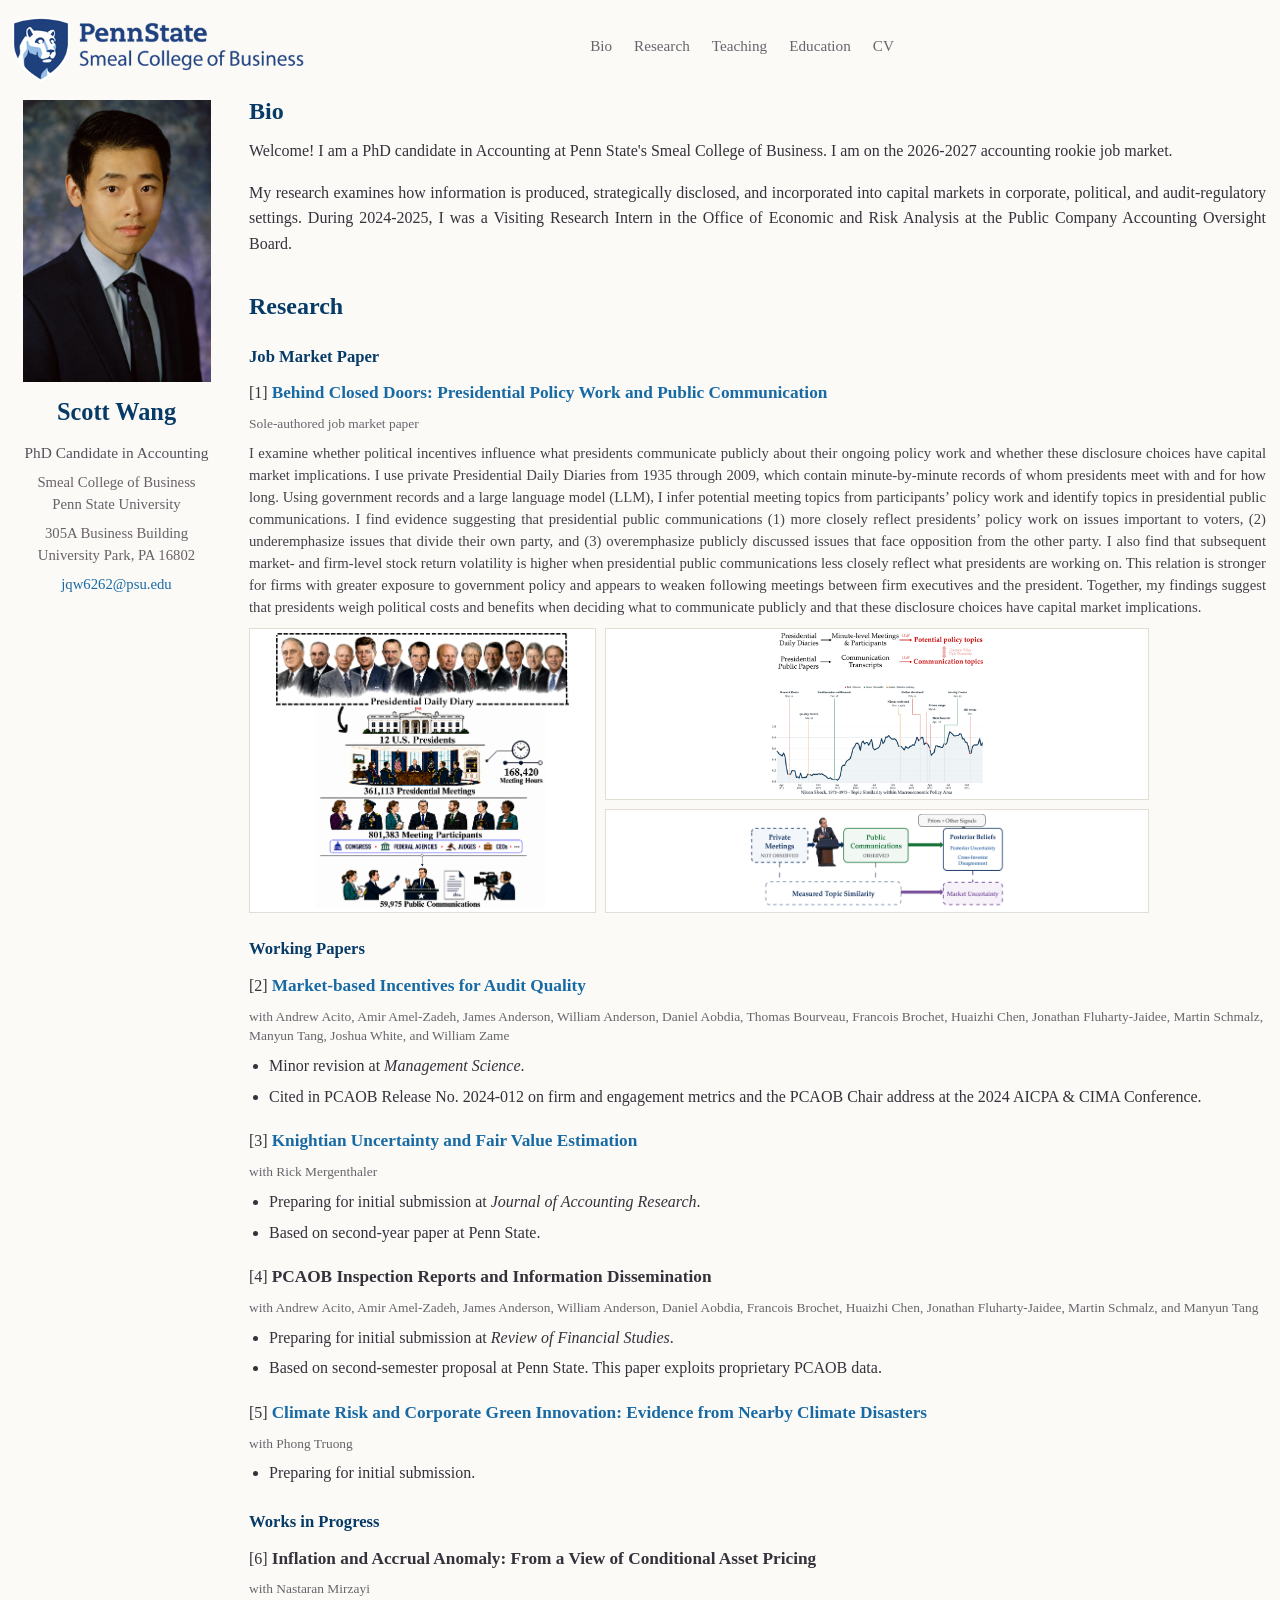
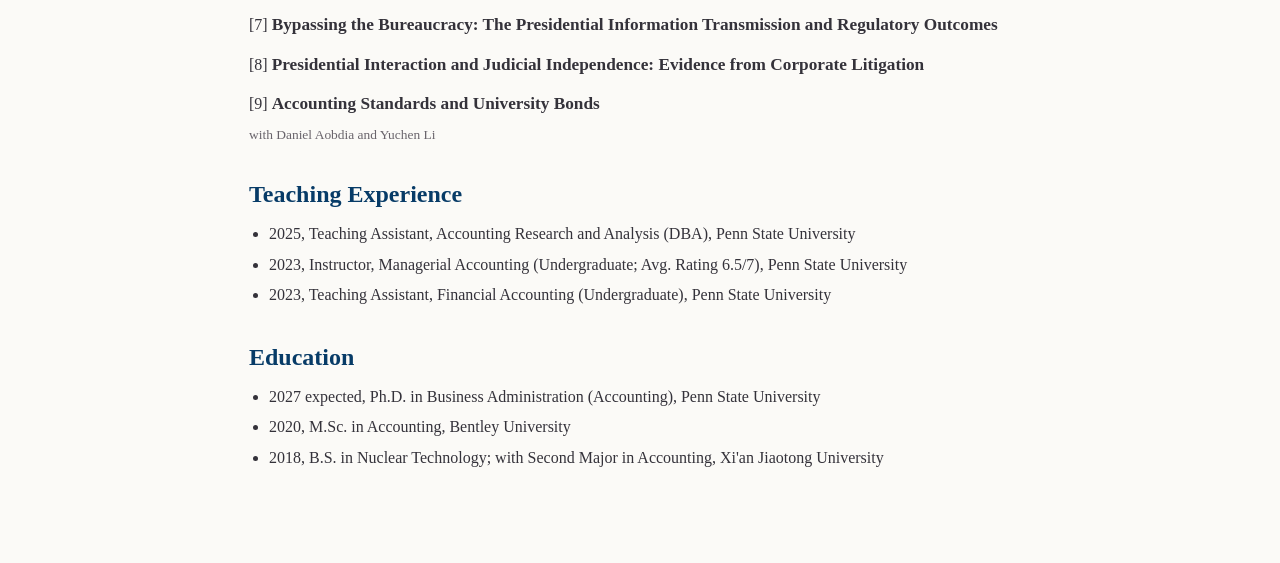
<file: index.html>
<!doctype html>
<html lang="en">
<head>
  <meta charset="utf-8">
  <meta name="viewport" content="width=device-width, initial-scale=1">
  <meta name="description" content="Scott Jinzhiyang Wang, PhD candidate in accounting at Penn State University.">
  <title>Scott Jinzhiyang Wang</title>
  <link rel="stylesheet" href="styles.css?v=14">
  <script async src="https://www.googletagmanager.com/gtag/js?id=G-NM6C3LH2P6"></script>
  <script>
    window.dataLayer = window.dataLayer || [];
    function gtag(){dataLayer.push(arguments);}
    gtag('js', new Date());
    gtag('config', 'G-NM6C3LH2P6');
  </script>
</head>
<body>
  <header class="site-header" id="top">
    <a class="smeal-mark" href="https://www.smeal.psu.edu/" target="_blank" rel="noopener" aria-label="Penn State Smeal College of Business">
      <img src="assets/smeal-logo.png" alt="Penn State Smeal College of Business">
    </a>
    <nav aria-label="Primary navigation">
      <a href="#bio">Bio</a>
      <a href="#research">Research</a>
      <a href="#teaching">Teaching</a>
      <a href="#education">Education</a>
      <a href="assets/Scott_Jinzhiyang_Wang_CV.pdf" target="_blank" rel="noopener">CV</a>
    </nav>
  </header>

  <main class="page-layout">
    <aside class="profile">
      <img class="portrait" src="assets/profile.jpg?v=13" alt="Scott Jinzhiyang Wang">
      <h1>Scott Wang</h1>
      <p class="title">PhD Candidate in Accounting</p>
      <p>Smeal College of Business<br>Penn State University</p>
      <p>305A Business Building<br>University Park, PA 16802</p>
      <p><a href="mailto:jqw6262@psu.edu">jqw6262@psu.edu</a></p>
    </aside>

    <div class="content">
      <section id="bio">
        <h2>Bio</h2>
        <p>
          Welcome! I am a PhD candidate in Accounting at Penn State's Smeal
          College of Business. I am on the 2026-2027 accounting rookie job
          market.
        </p>
        <p>
          My research examines how information is produced, strategically
          disclosed, and incorporated into capital markets in corporate,
          political, and audit-regulatory settings. During 2024-2025, I was a
          Visiting Research Intern in the Office of Economic and Risk Analysis
          at the Public Company Accounting Oversight Board.
        </p>
      </section>

      <section id="research">
        <h2>Research</h2>

        <h3>Job Market Paper</h3>
        <article class="paper">
          <p>
            [1] <a class="paper-title" href="papers/Paper%201.pdf" target="_blank" rel="noopener">Behind Closed Doors: Presidential Policy Work and Public Communication</a>
          </p>
          <p class="paper-meta">Sole-authored job market paper</p>
          <div class="jmp-body">
            <p class="abstract">
              I examine whether political incentives influence what presidents
              communicate publicly about their ongoing policy work and whether
              these disclosure choices have capital market implications. I use
              private Presidential Daily Diaries from 1935 through 2009, which
              contain minute-by-minute records of whom presidents meet with and
              for how long. Using government records and a large language model
              (LLM), I infer potential meeting topics from participants&rsquo;
              policy work and identify topics in presidential public
              communications. I find evidence suggesting that presidential
              public communications (1) more closely reflect presidents&rsquo;
              policy work on issues important to voters, (2) underemphasize
              issues that divide their own party, and (3) overemphasize publicly
              discussed issues that face opposition from the other party. I
              also find that subsequent market- and firm-level stock return
              volatility is higher when presidential public communications less
              closely reflect what presidents are working on. This relation is
              stronger for firms with greater exposure to government policy and
              appears to weaken following meetings between firm executives and
              the president. Together, my findings suggest that presidents
              weigh political costs and benefits when deciding what to
              communicate publicly and that these disclosure choices have
              capital market implications.
            </p>
            <div class="jmp-figures" aria-label="Job market paper figures">
              <a href="assets/jmp-figure-1.png" target="_blank" rel="noopener">
                <img src="assets/jmp-figure-1.png" alt="Overview of Presidential Daily Diary data and public communications">
              </a>
              <a href="assets/jmp-figure-2.png" target="_blank" rel="noopener">
                <img src="assets/jmp-figure-2.png" alt="LLM-assisted topic measurement and Nixon shock timeline">
              </a>
              <a href="assets/jmp-figure-3.png" target="_blank" rel="noopener">
                <img src="assets/jmp-figure-3.png" alt="Private meetings, public communications, and market uncertainty research design">
              </a>
            </div>
          </div>
        </article>

        <h3>Working Papers</h3>
        <article class="paper">
          <p>
            [2] <a class="paper-title" href="papers/Paper%202.pdf" target="_blank" rel="noopener">Market-based Incentives for Audit Quality</a>
          </p>
          <p class="coauthors">with Andrew Acito, Amir Amel-Zadeh, James Anderson, William Anderson, Daniel Aobdia, Thomas Bourveau, Francois Brochet, Huaizhi Chen, Jonathan Fluharty-Jaidee, Martin Schmalz, Manyun Tang, Joshua White, and William Zame</p>
          <ul>
            <li>Minor revision at <em>Management Science</em>.</li>
            <li>Cited in PCAOB Release No. 2024-012 on firm and engagement metrics and the PCAOB Chair address at the 2024 AICPA & CIMA Conference.</li>
          </ul>
        </article>

        <article class="paper">
          <p>
            [3] <a class="paper-title" href="papers/Paper%203.pdf" target="_blank" rel="noopener">Knightian Uncertainty and Fair Value Estimation</a>
          </p>
          <p class="coauthors">with Rick Mergenthaler</p>
          <ul>
            <li>Preparing for initial submission at <em>Journal of Accounting Research</em>.</li>
            <li>Based on second-year paper at Penn State.</li>
          </ul>
        </article>

        <article class="paper">
          <p>
            [4] <span class="paper-title">PCAOB Inspection Reports and Information Dissemination</span>
          </p>
          <p class="coauthors">with Andrew Acito, Amir Amel-Zadeh, James Anderson, William Anderson, Daniel Aobdia, Francois Brochet, Huaizhi Chen, Jonathan Fluharty-Jaidee, Martin Schmalz, and Manyun Tang</p>
          <ul>
            <li>Preparing for initial submission at <em>Review of Financial Studies</em>.</li>
            <li>Based on second-semester proposal at Penn State. This paper exploits proprietary PCAOB data.</li>
          </ul>
        </article>

        <article class="paper">
          <p>
            [5] <a class="paper-title" href="papers/Paper%205.pdf" target="_blank" rel="noopener">Climate Risk and Corporate Green Innovation: Evidence from Nearby Climate Disasters</a>
          </p>
          <p class="coauthors">with Phong Truong</p>
          <ul>
            <li>Preparing for initial submission.</li>
          </ul>
        </article>

        <h3>Works in Progress</h3>
        <article class="paper compact">
          <p>[6] <span class="paper-title">Inflation and Accrual Anomaly: From a View of Conditional Asset Pricing</span></p>
          <p class="coauthors">with Nastaran Mirzayi</p>
        </article>
        <article class="paper compact">
          <p>[7] <span class="paper-title">Bypassing the Bureaucracy: The Presidential Information Transmission and Regulatory Outcomes</span></p>
        </article>
        <article class="paper compact">
          <p>[8] <span class="paper-title">Presidential Interaction and Judicial Independence: Evidence from Corporate Litigation</span></p>
        </article>
        <article class="paper compact">
          <p>[9] <span class="paper-title">Accounting Standards and University Bonds</span></p>
          <p class="coauthors">with Daniel Aobdia and Yuchen Li</p>
        </article>
      </section>

      <section id="teaching">
        <h2>Teaching Experience</h2>
        <ul>
          <li>2025, Teaching Assistant, Accounting Research and Analysis (DBA), Penn State University</li>
          <li>2023, Instructor, Managerial Accounting (Undergraduate; Avg. Rating 6.5/7), Penn State University</li>
          <li>2023, Teaching Assistant, Financial Accounting (Undergraduate), Penn State University</li>
        </ul>
      </section>

      <section id="education">
        <h2>Education</h2>
        <ul>
          <li>2027 expected, Ph.D. in Business Administration (Accounting), Penn State University</li>
          <li>2020, M.Sc. in Accounting, Bentley University</li>
          <li>2018, B.S. in Nuclear Technology; with Second Major in Accounting, Xi'an Jiaotong University</li>
        </ul>
      </section>
    </div>
  </main>
</body>
</html>
</file>
<file: styles.css>
:root {
  --psu-blue: #1e407c;
  --heading-blue: #073b67;
  --link-blue: #186aa5;
  --text: #34323a;
  --muted: #69646b;
  --line: #e3ded5;
  --page-bg: #fbfaf7;
}

* {
  box-sizing: border-box;
}

html {
  scroll-behavior: smooth;
}

body {
  margin: 0;
  color: var(--text);
  background: var(--page-bg);
  font-family: "Palatino Linotype", Palatino, "STIX Two Text", "STIX Two Math", Georgia, "Times New Roman", serif;
  font-size: 16px;
  line-height: 1.6;
}

a {
  color: var(--link-blue);
  text-decoration: none;
}

a:hover {
  text-decoration: underline;
}

.site-header {
  display: grid;
  grid-template-columns: 320px minmax(0, 1fr) 200px;
  align-items: center;
  width: min(1380px, calc(100% - 18px));
  margin: 0 auto;
  padding: 10px 0 6px;
}

.smeal-mark {
  justify-self: start;
  display: inline-flex;
  align-items: center;
  width: 304px;
}

.smeal-mark img {
  display: block;
  width: 100%;
  height: auto;
}

.site-header nav {
  display: flex;
  flex-wrap: wrap;
  justify-content: center;
  gap: 8px 22px;
  font-family: "Palatino Linotype", Palatino, "STIX Two Text", Georgia, serif;
  font-size: 0.95rem;
  transform: translateX(42px);
}

.site-header nav a {
  color: var(--muted);
}

.page-layout {
  display: grid;
  grid-template-columns: 205px minmax(0, 1120px);
  gap: 30px;
  width: min(1400px, calc(100% - 28px));
  margin: 0 auto;
  padding: 8px 0 58px;
}

.profile {
  padding-top: 4px;
  text-align: center;
}

.portrait {
  display: block;
  width: 188px;
  max-width: 100%;
  margin: 0 auto 16px;
  height: auto;
}

h1,
h2,
h3,
p {
  margin-top: 0;
}

h1 {
  margin-bottom: 14px;
  color: var(--heading-blue);
  font-size: 1.52rem;
  font-weight: 700;
  line-height: 1.18;
  white-space: nowrap;
}

.profile p {
  margin-bottom: 7px;
  color: #686168;
  font-size: 0.92rem;
  line-height: 1.5;
}

.profile .title {
  color: #56515a;
  font-size: 0.96rem;
}

.content {
  min-width: 0;
}

section {
  scroll-margin-top: 20px;
  margin-bottom: 34px;
}

h2 {
  margin-bottom: 12px;
  color: var(--heading-blue);
  font-size: 1.5rem;
  font-weight: 700;
  line-height: 1.25;
}

h3 {
  margin: 23px 0 9px;
  color: var(--heading-blue);
  font-family: "Palatino Linotype", Palatino, "STIX Two Text", Georgia, serif;
  font-size: 1.04rem;
  font-weight: 700;
}

p {
  margin-bottom: 16px;
}

ul {
  margin: 4px 0 16px 20px;
  padding: 0;
}

li {
  margin-bottom: 5px;
}

.paper {
  margin-bottom: 18px;
}

.paper.compact {
  margin-bottom: 12px;
}

.paper p {
  margin-bottom: 7px;
}

.paper-title {
  font-size: 1.08rem;
  font-weight: 700;
}

.paper-meta,
.coauthors {
  color: var(--muted);
  font-size: 0.84rem;
  line-height: 1.48;
}

.abstract {
  margin-top: 8px;
  color: #454149;
  font-size: 0.92rem;
  line-height: 1.5;
}

#bio p,
.abstract {
  text-align: justify;
  text-justify: inter-word;
}

.jmp-figures {
  display: grid;
  grid-template-columns: minmax(300px, 0.78fr) minmax(360px, 1.22fr);
  grid-template-rows: 1.65fr 1fr;
  gap: 9px;
  width: min(900px, 100%);
  height: clamp(285px, 20vw, 330px);
  margin-top: 10px;
}

.jmp-figures a:first-child {
  grid-row: 1 / -1;
}

.jmp-figures a {
  display: flex;
  align-items: center;
  justify-content: center;
  min-width: 0;
  height: 100%;
  padding: 4px;
  overflow: hidden;
  background: #fff;
  border: 1px solid var(--line);
}

.jmp-figures img {
  display: block;
  width: 100%;
  height: 100%;
  object-fit: contain;
}

@media (max-width: 820px) {
  .site-header {
    grid-template-columns: 1fr;
    gap: 12px;
  }

  .smeal-mark {
    justify-self: center;
    width: min(304px, 100%);
  }

  .site-header nav {
    justify-content: center;
    transform: none;
  }

  .page-layout {
    grid-template-columns: 1fr;
    gap: 24px;
    padding-top: 18px;
  }

  .jmp-figures {
    grid-template-columns: 1fr;
    height: auto;
    width: 100%;
  }

  .jmp-figures a:first-child {
    grid-row: auto;
  }

  .jmp-figures a {
    height: auto;
    min-height: 0;
  }

  .jmp-figures img {
    height: auto;
    max-height: none;
  }

  .profile {
    max-width: 360px;
    margin: 0 auto;
  }
}

@media (max-width: 520px) {
  body {
    font-size: 15px;
  }

  .site-header,
  .page-layout {
    width: min(100% - 28px, 1040px);
  }

  .portrait {
    width: 190px;
  }

  h1 {
    white-space: normal;
  }
}
</file>
